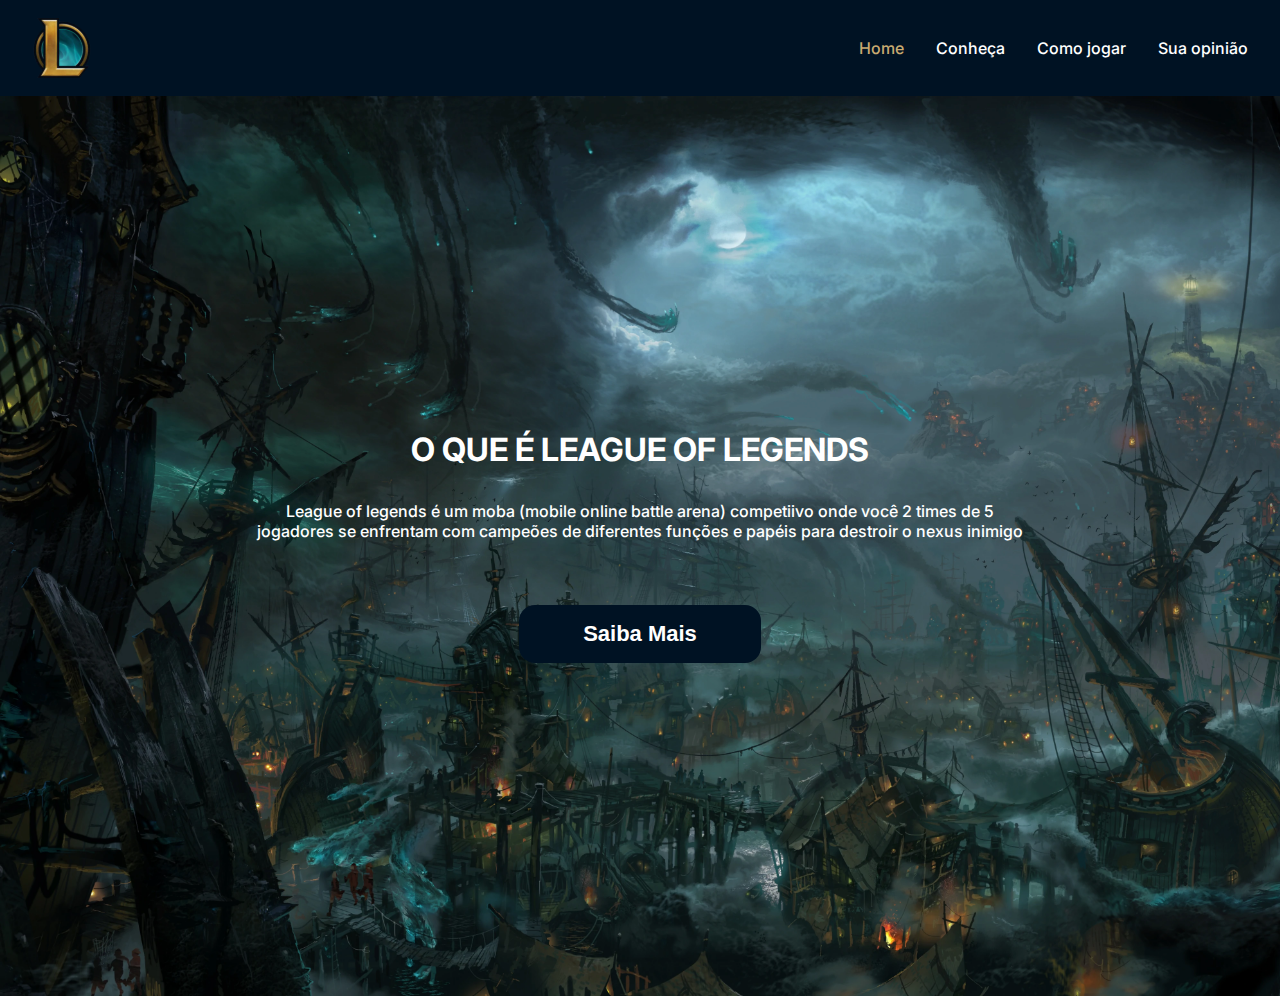
<file: lolwiki-main/index.html>
<!DOCTYPE html>
<html lang="pt-br">
    <head>
        <link rel="preconnect" href="https://fonts.googleapis.com" />
        <link rel="preconnect" href="https://fonts.gstatic.com" crossorigin />
        <link
            href="https://fonts.googleapis.com/css2?family=Inter:wght@400;500;600;700&display=swap"
            rel="stylesheet"
        />
        <link
            rel="shortcut icon"
            href="./assets/lol-logo.svg"
            type="image/SVG"
        />
        <meta charset="UTF-8" />
        <meta http-equiv="X-UA-Compatible" content="IE=edge" />
        <meta name="viewport" content="width=device-width, initial-scale=1.0" />
        <title>lolwiki</title>
        <link rel="stylesheet" href="./styles/global.css" />
        <link rel="stylesheet" href="./styles/homepage.css" />
    </head>
    <body>
        <header>
            <div class="header-container">
                <img src="./assets/lol-logo.svg" alt="logo do lol" />
                <div class="list">
                    <ul>
                        <li><a href="#">Home</a></li>
                        <li><a href="./pages/know-lol/">Conheça</a></li>
                        <li><a href="./pages/how-to-play/">Como jogar</a></li>
                        <li><a href="./pages/your-opinion/">Sua opinião</a></li>
                    </ul>
                </div>
            </div>
        </header>
        <main>
            <div class="big-hero">
                <h1>o que é league of legends</h1>

                <p>
                    League of legends é um moba (mobile online battle arena)
                    competiivo onde você 2 times de 5 jogadores se enfrentam com
                    campeões de diferentes funções e papéis para destroir o
                    nexus inimigo
                </p>

                <button id="landing-page-btn">
                    <a href="./pages/know-lol/">Saiba mais</a>
                </button>
            </div>
        </main>
        <script src="script.js"></script>
    </body>
</html>
</file>
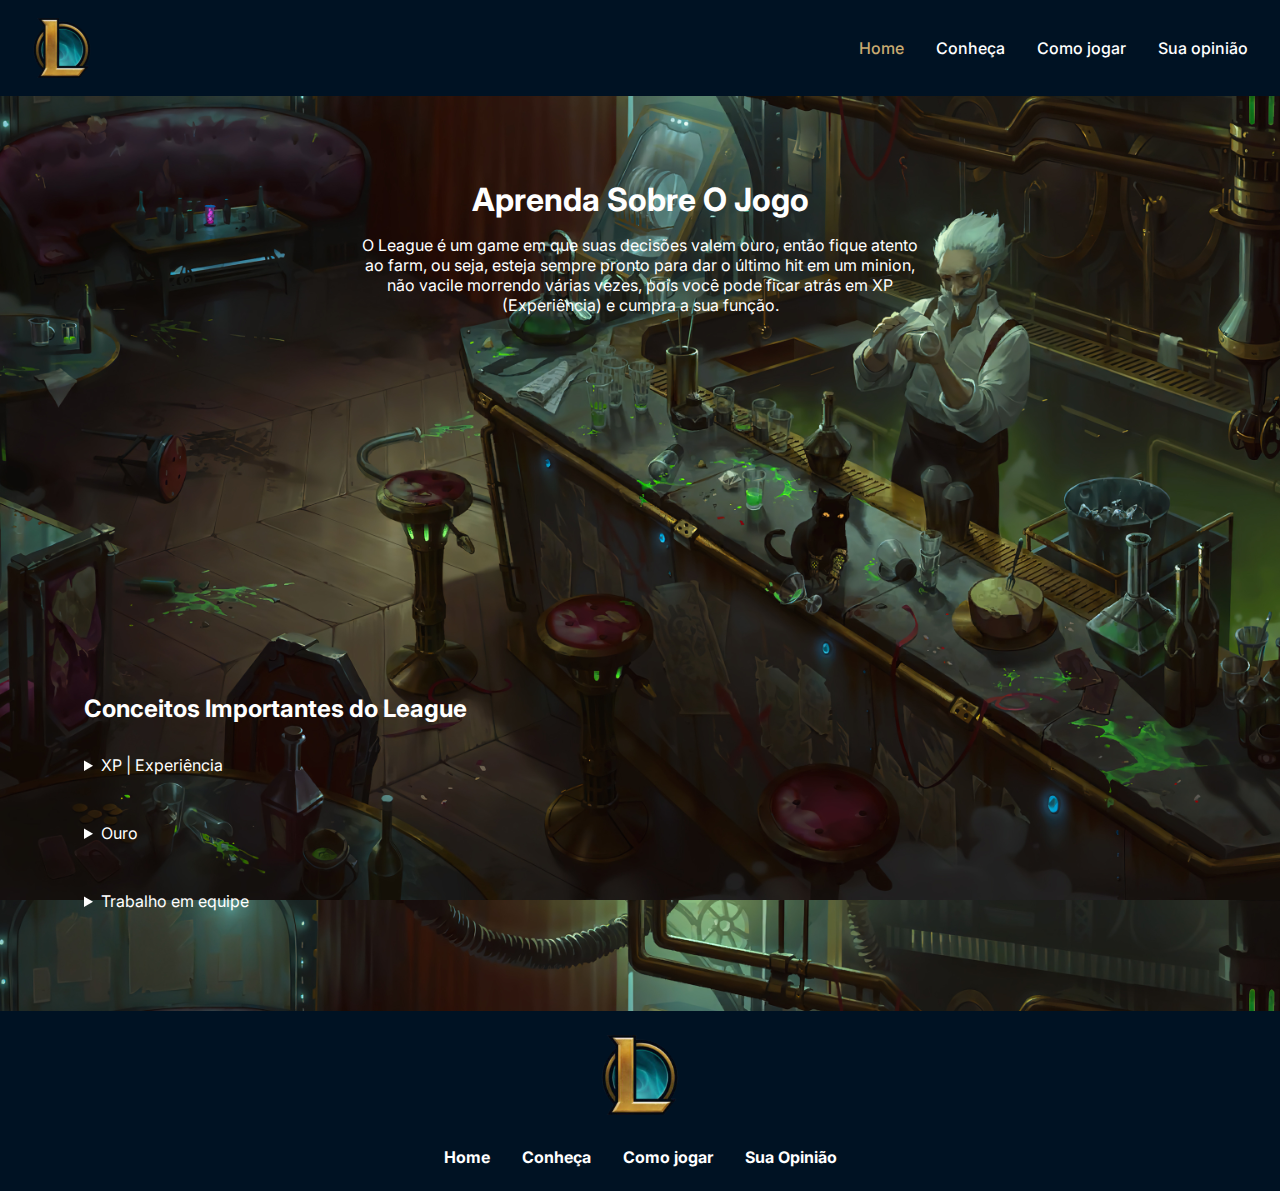
<file: lolwiki-main/pages/how-to-play/index.html>
<!DOCTYPE html>
<html lang="pt-br">
    <head>
        <link rel="preconnect" href="https://fonts.googleapis.com" />
        <link rel="preconnect" href="https://fonts.gstatic.com" crossorigin />
        <link
            href="https://fonts.googleapis.com/css2?family=Inter:wght@400;500;600;700&display=swap"
            rel="stylesheet"
        />
        <link
            rel="shortcut icon"
            href="../../assets/lol-logo.svg"
            type="image/SVG"
        />
        <meta charset="UTF-8" />
        <meta http-equiv="X-UA-Compatible" content="IE=edge" />
        <meta name="viewport" content="width=device-width, initial-scale=1.0" />
        <title>lolwiki</title>
        <link rel="stylesheet" href="../../styles/global.css" />
        <link rel="stylesheet" href="../../styles/how-to-play.css" />
    </head>
    <body>
        <header>
            <div class="header-container">
                <img src="../../assets/lol-logo.svg" alt="logo do lol" />
                <div class="list">
                    <ul>
                        <li><a href="../../">Home</a></li>
                        <li><a href="../know-lol/">Conheça</a></li>
                        <li><a href="#">Como jogar</a></li>
                        <li><a href="../your-opinion/">Sua opinião</a></li>
                    </ul>
                </div>
            </div>
        </header>
        <main>
            <div class="container">
                <div class="page-title-container">
                    <h1>Aprenda sobre o jogo</h1>
                    <p>
                        O League é um game em que suas decisões valem ouro,
                        então fique atento ao farm, ou seja, esteja sempre
                        pronto para dar o último hit em um minion, não vacile
                        morrendo várias vezes, pois você pode ficar atrás em XP
                        (Experiência) e cumpra a sua função.
                    </p>
                </div>

                <div class="video-container">
                    <iframe
                        width="560"
                        height="315"
                        src="https://www.youtube.com/embed/0kv-V8otJCA"
                        title="YouTube video player"
                        frameborder="0"
                        allow="accelerometer; autoplay; clipboard-write; encrypted-media; gyroscope; picture-in-picture; web-share"
                        allowfullscreen
                    ></iframe>
                </div>

                <div class="concepts-container">
                    <h2>Conceitos Importantes do League</h2>

                    <details>
                        <summary>XP | Experiência</summary>
                        <p>
                            Ganhe experiência O Rift não para, então esteja
                            próximo dos minions para adquirir XP, participe de
                            abates e/ou assistências para subir de nível as suas
                            habilidades de campeão. Alguns campeões brilham mais
                            conforme sobem de nível como o Kassadin, então não
                            invente de morrer várias vezes durante a partida,
                            porque você pode ficar atrás.
                        </p>
                    </details>

                    <details>
                        <summary>Ouro</summary>
                        <p>
                            Ganhe experiência O Rift não para, então esteja
                            próximo dos minions para adquirir XP, participe de
                            abates e/ou assistências para subir de nível as suas
                            habilidades de campeão. Alguns campeões brilham mais
                            conforme sobem de nível como o Kassadin, então não
                            invente de morrer várias vezes durante a partida,
                            porque você pode ficar atrás.
                        </p>
                    </details>

                    <details>
                        <summary>Trabalho em equipe</summary>
                        <p>
                            Cada função é única e executar bem o seu papel pode
                            fazer a total diferença para levar oseu time para a
                            vitória!
                        </p>
                    </details>
                </div>
            </div>
        </main>
        <footer>
            <div class="footer-container">
                <img
                    src="../../assets/lol-logo.svg"
                    alt="logo do league of legends"
                />
                <nav>
                    <ul>
                        <li><a href="../../">Home</a></li>
                        <li><a href="../know-lol/">Conheça</a></li>
                        <li><a href="#">Como jogar</a></li>
                        <li><a href="../your-opinion/">Sua Opinião</a></li>
                    </ul>
                </nav>
            </div>
        </footer>
        <script src="../../script.js"></script>
    </body>
</html>
</file>
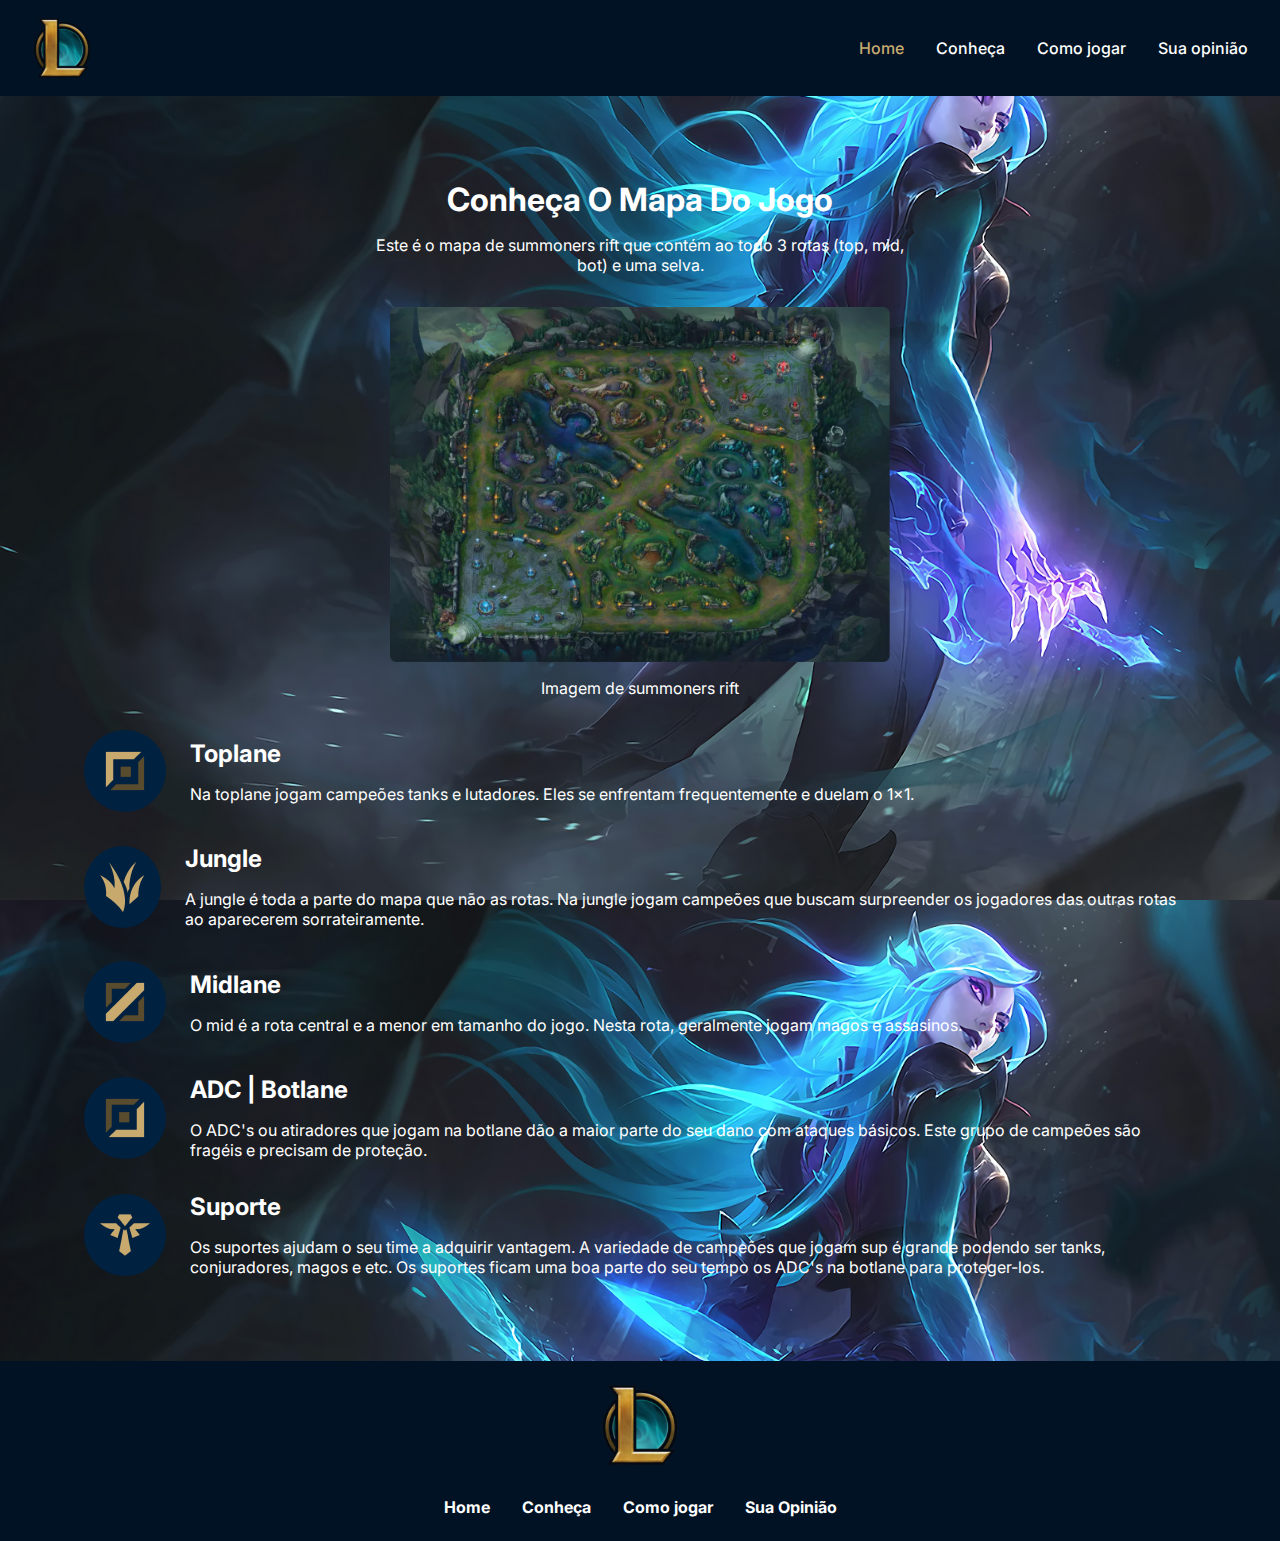
<file: lolwiki-main/pages/know-lol/index.html>
<!DOCTYPE html>
<html lang="pt-br">
    <head>
        <link rel="preconnect" href="https://fonts.googleapis.com" />
        <link rel="preconnect" href="https://fonts.gstatic.com" crossorigin />
        <link
            href="https://fonts.googleapis.com/css2?family=Inter:wght@400;500;600;700&display=swap"
            rel="stylesheet"
        />
        <link
            rel="shortcut icon"
            href="../../assets/lol-logo.svg"
            type="image/SVG"
        />
        <meta charset="UTF-8" />
        <meta http-equiv="X-UA-Compatible" content="IE=edge" />
        <meta name="viewport" content="width=device-width, initial-scale=1.0" />
        <title>lolwiki</title>
        <link rel="stylesheet" href="../../styles/global.css" />
        <link rel="stylesheet" href="../../styles/know-lol.css" />
    </head>
    <body>
        <header>
            <div class="header-container">
                <img src="../../assets/lol-logo.svg" alt="logo do lol" />
                <div class="list">
                    <ul>
                        <li><a href="../../">Home</a></li>
                        <li><a href="#">Conheça</a></li>
                        <li><a href="../how-to-play/">Como jogar</a></li>
                        <li><a href="../your-opinion/">Sua opinião</a></li>
                    </ul>
                </div>
            </div>
        </header>
        <main>
            <div class="container">
                <div class="page-title-container">
                    <h1>conheça o mapa do jogo</h1>

                    <p>
                        Este é o mapa de summoners rift que contém ao todo 3
                        rotas (top, mid, bot) e uma selva.
                    </p>
                </div>

                <div class="map-container">
                    <img
                        src="../../assets/sr-map.png"
                        alt="mapa de summoners rift"
                    />
                    <span>Imagem de summoners rift</span>
                </div>

                <div class="routes-container">
                    <div class="route">
                        <div class="route-icon">
                            <img
                                src="../../assets/top.png"
                                alt="icone de top do lol"
                            />
                        </div>
                        <div class="route-text">
                            <h2>Toplane</h2>
                            <p>
                                Na toplane jogam campeões tanks e lutadores.
                                Eles se enfrentam frequentemente e duelam o 1x1.
                            </p>
                        </div>
                    </div>

                    <div class="route">
                        <div class="route-icon">
                            <img
                                src="../../assets/jungle.png"
                                alt="icone de suporte do lol"
                            />
                        </div>
                        <div class="route-text">
                            <h2>Jungle</h2>
                            <p>
                                A jungle é toda a parte do mapa que não as
                                rotas. Na jungle jogam campeões que buscam
                                surpreender os jogadores das outras rotas ao
                                aparecerem sorrateiramente.
                            </p>
                        </div>
                    </div>

                    <div class="route">
                        <div class="route-icon">
                            <img
                                src="../../assets/mid.png"
                                alt="icone de suporte do lol"
                            />
                        </div>
                        <div class="route-text">
                            <h2>Midlane</h2>
                            <p>
                                O mid é a rota central e a menor em tamanho do
                                jogo. Nesta rota, geralmente jogam magos e
                                assasinos.
                            </p>
                        </div>
                    </div>

                    <div class="route">
                        <div class="route-icon">
                            <img
                                src="../../assets/botlane-icon.png"
                                alt="icone de suporte do lol"
                            />
                        </div>
                        <div class="route-text">
                            <h2>ADC | Botlane</h2>
                            <p>
                                O ADC's ou atiradores que jogam na botlane dão a
                                maior parte do seu dano com ataques básicos.
                                Este grupo de campeões são fragéis e precisam de
                                proteção.
                            </p>
                        </div>
                    </div>

                    <div class="route">
                        <div class="route-icon">
                            <img
                                src="../../assets/support-icon.png"
                                alt="icone de suporte do lol"
                            />
                        </div>
                        <div class="route-text">
                            <h2>Suporte</h2>
                            <p>
                                Os suportes ajudam o seu time a adquirir
                                vantagem. A variedade de campeões que jogam sup
                                é grande podendo ser tanks, conjuradores, magos
                                e etc. Os suportes ficam uma boa parte do seu
                                tempo os ADC's na botlane para proteger-los.
                            </p>
                        </div>
                    </div>
                </div>
            </div>
        </main>
        <footer>
            <div class="footer-container">
                <img
                    src="../../assets/lol-logo.svg"
                    alt="logo do league of legends"
                />
                <nav>
                    <ul>
                        <li><a href="../../">Home</a></li>
                        <li><a href="#">Conheça</a></li>
                        <li><a href="../how-to-play/">Como jogar</a></li>
                        <li><a href="../your-opinion/">Sua Opinião</a></li>
                    </ul>
                </nav>
            </div>
        </footer>
        <script src="../../script.js"></script>
    </body>
</html>
</file>
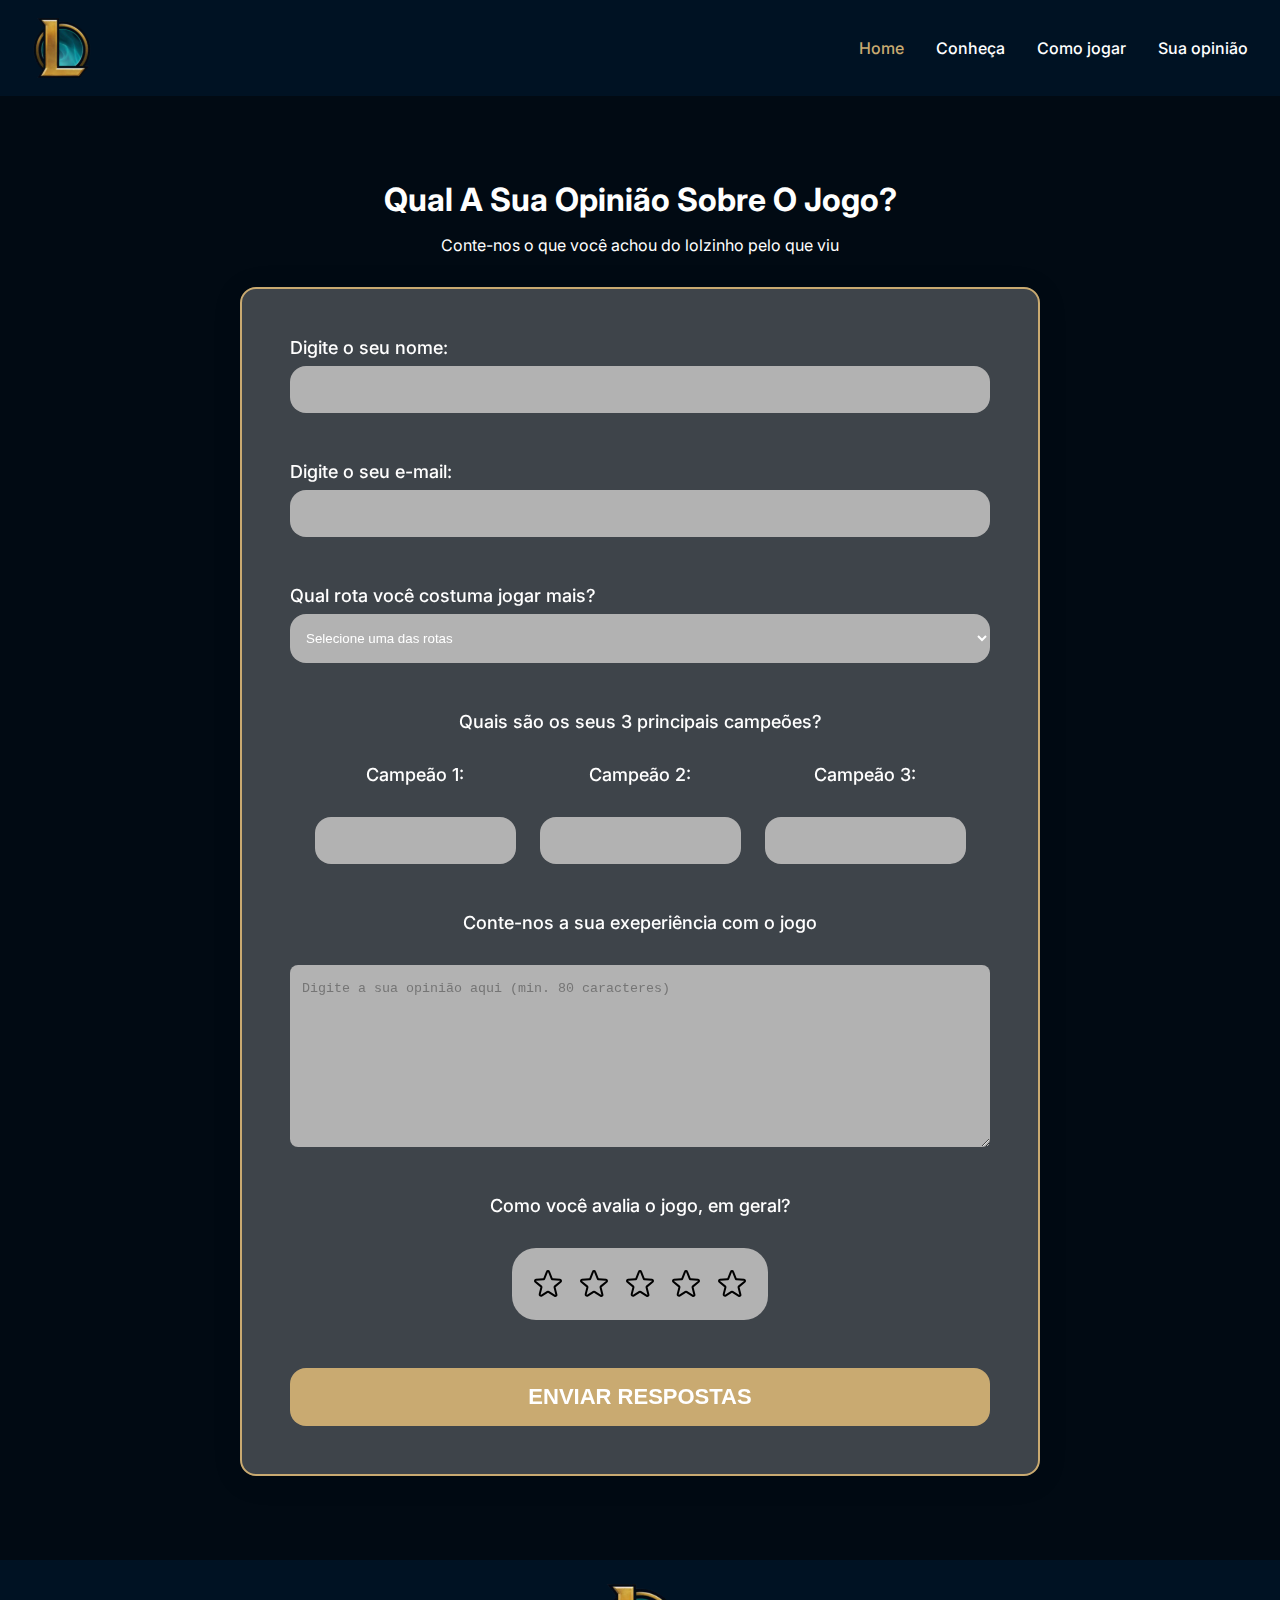
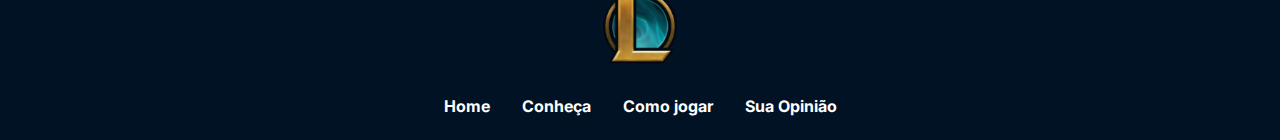
<file: lolwiki-main/pages/your-opinion/index.html>
<!DOCTYPE html>
<html lang="pt-br">
    <head>
        <link rel="preconnect" href="https://fonts.googleapis.com" />
        <link rel="preconnect" href="https://fonts.gstatic.com" crossorigin />
        <link
            href="https://fonts.googleapis.com/css2?family=Inter:wght@400;500;600;700&display=swap"
            rel="stylesheet"
        />
        <link
            rel="shortcut icon"
            href="../../assets/lol-logo.svg"
            type="image/SVG"
        />
        <meta charset="UTF-8" />
        <meta http-equiv="X-UA-Compatible" content="IE=edge" />
        <meta name="viewport" content="width=device-width, initial-scale=1.0" />
        <title>lolwiki</title>
        <link rel="stylesheet" href="../../styles/global.css" />
        <link rel="stylesheet" href="../../styles/your-opinion.css" />
    </head>
    <body>
        <header>
            <div class="header-container">
                <img src="../../assets/lol-logo.svg" alt="logo do lol" />
                <div class="list">
                    <ul>
                        <li><a href="../../">Home</a></li>
                        <li><a href="../know-lol/">Conheça</a></li>
                        <li><a href="../how-to-play/">Como jogar</a></li>
                        <li><a href="#">Sua opinião</a></li>
                    </ul>
                </div>
            </div>
        </header>
        <main>
            <div class="container">
                <div class="page-title-container">
                    <h1>Qual a sua opinião sobre o jogo?</h1>

                    <p>Conte-nos o que você achou do lolzinho pelo que viu</p>
                </div>

                <form>
                    <div class="form-content">
                        <div class="input-container">
                            <label for="name">Digite o seu nome:</label>
                            <input type="text" id="name" required />
                        </div>

                        <div class="input-container">
                            <label for="email">Digite o seu e-mail:</label>
                            <input type="email" id="email" required />
                        </div>

                        <div class="input-container">
                            <label for="lane"
                                >Qual rota você costuma jogar mais?</label
                            >
                            <select name="rotas" id="lame">
                                <option value="default">
                                    Selecione uma das rotas
                                </option>
                                <option value="top">TopLane</option>
                                <option value="jng">Jungle</option>
                                <option value="mid">Midlane</option>
                                <option value="bot">Botlane/ADC</option>
                                <option value="sup">Suporte</option>
                            </select>
                        </div>

                        <div class="input-container">
                            <label for="champion"
                                >Quais são os seus 3 principais campeões?</label
                            >
                            <div class="champion-container">
                                <div>
                                    <label for="champion-one">Campeão 1:</label>
                                    <input
                                        type="text"
                                        id="champion-one"
                                        required
                                    />
                                </div>
                                <div>
                                    <label for="champion-two">Campeão 2:</label>
                                    <input
                                        type="text"
                                        id="champion-two"
                                        required
                                    />
                                </div>
                                <div>
                                    <label for="champion-three"
                                        >Campeão 3:</label
                                    >
                                    <input
                                        type="text"
                                        id="champion-three"
                                        required
                                    />
                                </div>
                            </div>
                        </div>

                        <div class="input-container">
                            <label for="testify"
                                >Conte-nos a sua exeperiência com o jogo</label
                            >
                            <textarea
                                id="testify"
                                cols="30"
                                rows="10"
                                placeholder="Digite a sua opinião aqui (min. 80 caracteres)"
                            ></textarea>
                        </div>

                        <div class="input-container">
                            <label for="rate"
                                >Como você avalia o jogo, em geral?</label
                            >
                            <div id="rate" class="stars-container">
                                <img
                                    src="../../assets/simple-star.svg"
                                    alt="ícone de estrela"
                                    id="star-one"
                                />
                                <img
                                    src="../../assets/simple-star.svg"
                                    alt="ícone de estrela"
                                    id="star-two"
                                />
                                <img
                                    src="../../assets/simple-star.svg"
                                    alt="ícone de estrela"
                                    id="star-three"
                                />
                                <img
                                    src="../../assets/simple-star.svg"
                                    alt="ícone de estrela"
                                    id="star-four"
                                />
                                <img
                                    src="../../assets/simple-star.svg"
                                    alt="ícone de estrela"
                                    id="star-five"
                                />
                            </div>
                        </div>

                        <div class="input-container submit-btn">
                            <input type="submit" value="ENVIAR RESPOSTAS" />
                        </div>
                    </div>
                </form>
            </div>
        </main>
        <footer>
            <div class="footer-container">
                <img
                    src="../../assets/lol-logo.svg"
                    alt="logo do league of legends"
                />
                <nav>
                    <ul>
                        <li><a href="../../">Home</a></li>
                        <li><a href="#">Conheça</a></li>
                        <li><a href="../how-to-play/">Como jogar</a></li>
                        <li><a href="../your-opinion/">Sua Opinião</a></li>
                    </ul>
                </nav>
            </div>
        </footer>
        <script src="../../script.js"></script>
    </body>
</html>
</file>
<file: lolwiki-main/styles/global.css>
:root {
    /* project colors */
    --color-primary: #010a13;
    --color-secondary: #001223;
    --color-tertiary: #c9aa71;

    /* neutral colors */
    --black: #000000;
    --white: #fff;
}

* {
    margin: 0;
    padding: 0;
    box-sizing: border-box;
}

body {
    background: var(--color-primary);
    font-family: "Inter", sans-serif;
    height: 100vh;
    width: 100%;
    color: var(--white);
    overflow: hidden;
}

header {
    background: var(--color-secondary);
}

a {
    text-decoration: none;
}

li {
    list-style: none;
}

.header-container {
    padding: 18px 32px;
    display: flex;
    justify-content: space-between;
    align-items: center;
}

.header-container img {
    width: 60px;
    cursor: pointer;
}

.list > ul {
    display: flex;
    gap: 32px;
}

.list > ul li a {
    color: var(--white);
    font-weight: 500;
}

.list > ul li a:hover {
    border-bottom: 2px solid var(--color-tertiary);
}
</file>
<file: lolwiki-main/styles/homepage.css>
.big-hero {
    display: flex;
    flex-direction: column;
    align-items: center;
    justify-content: center;
    text-align: center;
    width: 60%;
    gap: 32px;
}

.big-hero h1 {
    text-transform: uppercase;
}

.big-hero p {       
    font-weight: 500;
    color: #ffffff;
    
}

.big-hero > button {
    border: none;
    margin-top: 32px;
    border-radius: 16px;
    background-color: #001223;
    transition: all 0.3s;
}

.big-hero > button:hover {
    background-color: #052a57;
}

.big-hero > button a {
    display: flex;
    justify-content: center;
    align-items: center;
    color: #fff;
    font-weight: 700;
    font-size: 22px;
    text-transform: capitalize;
    cursor: pointer;
    padding: 16px 64px;
}

main {
    display: flex;
    flex-direction: column;
    justify-content: center;
    align-items: center;
    width: 100%;
    height: 100%;
    background-image: url("../assets/Bilgewater_The_Harrowing.webp");
    background-size: cover;
}
</file>
<file: lolwiki-main/styles/how-to-play.css>
:root {
    /* project colors */
    --color-primary: #010a13;
    --color-secondary: #001223;
    --color-secondary-light: #002140;
    --color-tertiary: #c9aa71;

    /* neutral colors */
    --black: #000000;
    --white: #fff;
}

body {
    overflow-y: visible;
    background-image: url("../assets/back-alley-bar-piltover-zaun-runeterra-4k-wallpaper-uhdpaper.com-409@1@i.jpg");
    background-size: cover;
}

.container {
    display: flex;
    flex-direction: column;
    padding: 84px;
    gap: 32px;
}

.page-title-container {
    display: flex;
    flex-direction: column;
    text-align: center;
    align-items: center;
    gap: 16px;
}

.page-title-container h1 {
    text-transform: capitalize;
}

.page-title-container p {
    max-width: 50%;
}

.video-container {
    display: flex;
    justify-content: center;
}

.concepts-container {
    display: flex;
    flex-direction: column;
    gap: 32px;
}

summary {
    margin-bottom: 16px;
}

footer {
    background-color: var(--color-secondary);
}

.footer-container {
    padding: 24px 0;
    display: flex;
    flex-direction: column;
    justify-content: center;
    align-items: center;
    gap: 32px;
}

.footer-container nav ul {
    display: flex;
    gap: 32px;
}

.footer-container nav ul li a {
    color: var(--white);
    font-weight: 700;
}

.footer-container nav ul li a:hover {
    border-bottom: 2px solid var(--color-tertiary);
}
</file>
<file: lolwiki-main/styles/know-lol.css>
:root {
    /* project colors */
    --color-primary: #010a13;
    --color-secondary: #001223;
    --color-secondary-light: #002140;
    --color-tertiary: #c9aa71;

    /* neutral colors */
    --black: #000000;
    --white: #fff;
}

body {
    overflow-y: visible;
    background-image: url("../assets/876868.jpg");
    background-size: cover;
    background-position: top;
}

.container {
    display: flex;
    flex-direction: column;
    padding: 84px;
    gap: 32px;
}

.page-title-container {
    display: flex;
    flex-direction: column;
    text-align: center;
    align-items: center;
    gap: 16px;
}

.page-title-container h1 {
    text-transform: capitalize;
}

.page-title-container p {
    max-width: 50%;
}

.map-container {
    display: flex;
    flex-direction: column;
    align-items: center;
    gap: 16px;
}

.map-container img {
    max-width: 500px;
}

.routes-container {
    display: flex;
    flex-direction: column;
    gap: 32px;
}

.route {
    display: flex;
    align-items: center;
    gap: 24px;
}

.route-icon {
    display: flex;
    justify-content: center;
    align-items: center;
    padding: 16px;
    max-width: 84px;
    height: auto;
    border-radius: 50%;
    background-color: var(--color-secondary-light);
}

.route-text {
    display: flex;
    flex-direction: column;
    gap: 16px;
}

footer {
    background-color: var(--color-secondary);
}

.footer-container {
    padding: 24px 0;
    display: flex;
    flex-direction: column;
    justify-content: center;
    align-items: center;
    gap: 32px;
}

.footer-container nav ul {
    display: flex;
    gap: 32px;
}

.footer-container nav ul li a {
    color: var(--white);
    font-weight: 700;
}

.footer-container nav ul li a:hover {
    border-bottom: 2px solid var(--color-tertiary);
}
</file>
<file: lolwiki-main/styles/your-opinion.css>
:root {
    /* project colors */
    --color-primary: #010a13;
    --color-secondary: #001223;
    --color-secondary-light: #002140;
    --color-tertiary: #c9aa71;

    /* neutral colors */
    --black: #000000;
    --white: #fff;
}

body {
    overflow-y: visible;
    background-image: url(https://images6.alphacoders.com/651/651136.jpg);

}

.container {
    display: flex;
    flex-direction: column;
    padding: 84px;
    gap: 32px;
}

.page-title-container {
    display: flex;
    flex-direction: column;
    text-align: center;
    align-items: center;
    gap: 16px;
}

.page-title-container h1 {
    text-transform: capitalize;
}

.page-title-container p {
    max-width: 50%;
}

form {
    padding: 48px;
    margin: 0 auto;
    height: 100%;
    width: 100%;
    max-width: 800px;
    border: 2px solid var(--color-tertiary);
    border-radius: 16px;
    background: rgba(178, 178, 178, 0.35);
    border-radius: 16px;
    box-shadow: 0 4px 30px rgba(0, 0, 0, 0.1);
    backdrop-filter: blur(7.6px);
    -webkit-backdrop-filter: blur(7.6px);
}

label {
    font-size: 18px;
    font-weight: 500;
}

input:focus {
    border: none;
    outline: none;
}

.form-content {
    display: flex;
    flex-direction: column;
    gap: 48px;
    justify-content: center;
}

.input-container {
    display: flex;
    flex-direction: column;
    gap: 8px;
}

.input-container > input,
select,
textarea,
.champion-container > div input {
    background-color: rgba(178, 178, 178, 035);
    border: none;
    border-radius: 16px;
    color: var(--white);
    padding: 16px 12px;
}

select {
    cursor: pointer;
}

textarea {
    border-radius: 8px;
    max-width: 100%;
}

.input-container:nth-child(4n) label,
.input-container:nth-child(5n) label,
.input-container:nth-child(6n) label {
    text-align: center;
    margin-bottom: 24px;
}

.champion-container {
    display: flex;
    justify-content: center;
    gap: 24px;
}

.champion-container > div {
    display: flex;
    flex-direction: column;
    gap: 8px;
}

.stars-container {
    margin: 0 auto;
    width: fit-content;
    display: flex;
    justify-content: center;
    gap: 14px;
    border-radius: 24px;
    background-color: rgb(178, 178, 178);
    padding: 20px;
}

.stars-container > img {
    cursor: pointer;
}

.input-container.submit-btn > input {
    background-color: var(--color-tertiary);
    font-weight: 700;
    font-size: 22px;
    cursor: pointer;
    transition: all 0.2s;
}

.input-container.submit-btn > input:hover {
    background-color: #c9aa71da;
}

footer {
    background-color: var(--color-secondary);
}

.footer-container {
    padding: 24px 0;
    display: flex;
    flex-direction: column;
    justify-content: center;
    align-items: center;
    gap: 32px;
}

.footer-container nav ul {
    display: flex;
    gap: 32px;
}

.footer-container nav ul li a {
    color: var(--white);
    font-weight: 700;
}

.footer-container nav ul li a:hover {
    border-bottom: 2px solid var(--color-tertiary);
}
</file>
